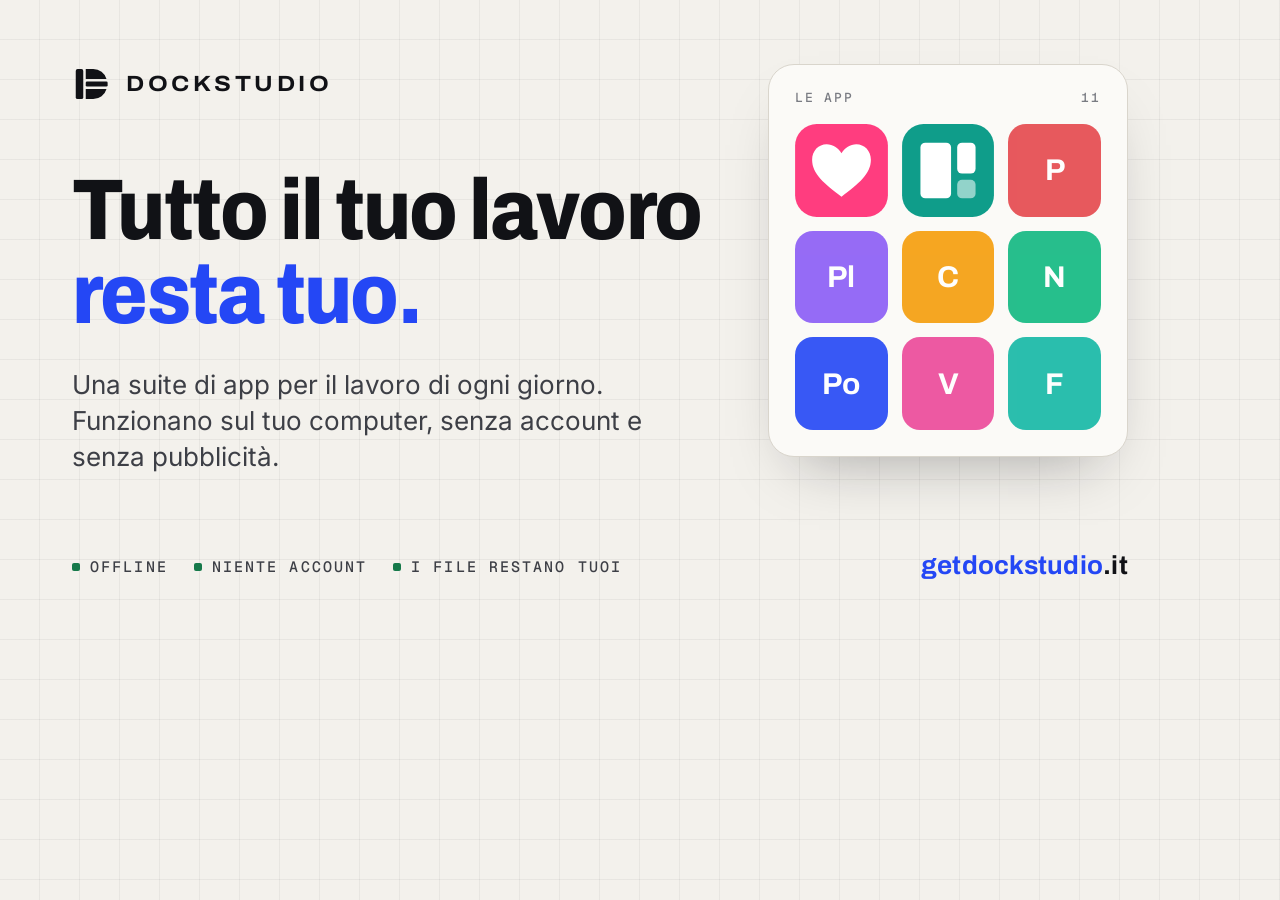
<file: site/og/og-image.html>
<!doctype html>
<!-- Anteprima dei link di getdockstudio.it (1200x630): scripts/make-dockstudio-og.ps1 la fotografa in
     site/public/og-image.png. Colori e caratteri sono quelli del sito (site/public/style.css). -->
<html lang="it">
<head>
<meta charset="utf-8">
<style>
  @font-face { font-family: "Archivo"; src: url("../public/fonts/archivo-latin.woff2") format("woff2"); font-weight: 100 900; font-stretch: 62% 125%; }
  @font-face { font-family: "Inter"; src: url("../public/fonts/inter-latin.woff2") format("woff2"); font-weight: 100 900; }
  @font-face { font-family: "Geist Mono"; src: url("../public/fonts/geist-mono-latin.woff2") format("woff2"); font-weight: 100 900; }
  * { box-sizing: border-box; margin: 0; }
  html, body { width: 1200px; height: 630px; overflow: hidden; }
  body {
    background: #F3F1EC; color: #111216; font-family: "Inter", sans-serif; position: relative;
    background-image: linear-gradient(rgba(17,18,22,.05) 1px, transparent 1px), linear-gradient(90deg, rgba(17,18,22,.05) 1px, transparent 1px);
    background-size: 40px 40px; background-position: -1px -1px;
  }
  .left { position: absolute; left: 72px; top: 64px; width: 640px; }
  .wordmark { display: flex; align-items: center; gap: 14px; font: 700 22px/1 "Archivo"; font-stretch: 112%; letter-spacing: .16em; }
  .wordmark svg { width: 40px; height: 40px; }
  h1 { margin-top: 64px; font: 800 86px/.98 "Archivo"; font-stretch: 88%; letter-spacing: -.02em; }
  h1 em { font-style: normal; color: #2447F5; }
  p { margin-top: 30px; font-size: 26px; line-height: 1.4; color: #3D3F46; max-width: 600px; }
  .facts { position: absolute; left: 72px; bottom: 56px; display: flex; gap: 26px; font: 500 15px/1 "Geist Mono"; letter-spacing: .14em; text-transform: uppercase; color: #3D3F46; }
  .facts span::before { content: ""; display: inline-block; width: 8px; height: 8px; border-radius: 2px; background: #16794A; margin-right: 10px; vertical-align: 1px; }
  .dock { position: absolute; right: 72px; top: 64px; width: 360px; padding: 26px; border-radius: 26px;
    background: #FBFAF7; border: 1px solid #D9D5CC; box-shadow: 0 30px 60px -30px rgba(17,18,22,.35); }
  .dock .mono { font: 500 13px/1 "Geist Mono"; letter-spacing: .14em; text-transform: uppercase; color: #7A7C83; display: flex; justify-content: space-between; }
  .grid { margin-top: 20px; display: grid; grid-template-columns: repeat(3, 1fr); gap: 14px; }
  .tile { aspect-ratio: 1; border-radius: 18px; display: grid; place-items: center; color: #fff; font: 700 30px/1 "Archivo"; font-stretch: 100%; position: relative; }
  .tile.soon { opacity: .9; }
  .tile.on::after { content: ""; position: absolute; right: 8px; top: 8px; width: 10px; height: 10px; border-radius: 50%; background: #fff; box-shadow: 0 0 0 3px rgba(255,255,255,.35); }
  .tile.logo { background: none !important; }
  /* Il logo ha 1/32 di margine attorno al riquadro: lo allargo per farlo combaciare con le altre caselle. */
  .tile.logo img { position: absolute; inset: -3.34%; width: 106.67%; height: 106.67%; }
  .url { position: absolute; right: 72px; bottom: 52px; font: 700 26px/1 "Archivo"; font-stretch: 100%; letter-spacing: .01em; }
  .url b { color: #2447F5; font-weight: 700; }
</style>
</head>
<body>
  <div class="left">
    <div class="wordmark">
      <svg viewBox="0 0 64 64" fill="#111216"><rect x="6" y="8" width="12" height="48" rx="3"/><path d="M22 8h12a22 22 0 0 1 21.2 16H22z"/><rect x="22" y="28" width="35" height="8" rx="2"/><path d="M22 40h33.2A22 22 0 0 1 34 56H22z"/></svg>
      DOCKSTUDIO
    </div>
    <h1>Tutto il tuo lavoro <em>resta tuo.</em></h1>
    <p>Una suite di app per il lavoro di ogni giorno. Funzionano sul tuo computer, senza account e senza pubblicità.</p>
  </div>
  <div class="facts"><span>Offline</span><span>Niente account</span><span>I file restano tuoi</span></div>

  <div class="dock">
    <div class="mono"><span>Le app</span><span>11</span></div>
    <div class="grid" id="grid"></div>
  </div>
  <div class="url"><b>getdockstudio</b>.it</div>

<script>
  // Le prime nove app del sito (site/data/apps.mjs): quelle già uscite con il loro logo.
  const apps = [
    ['#FF3D7F', 'S', 'screenlove'], ['#0F9D8A', 'Sp', 'dockspace'], ['#E5484D', 'P'], ['#8B5CF6', 'Pl'], ['#F59E0B', 'C'],
    ['#10B981', 'N'], ['#2447F5', 'Po'], ['#EC4899', 'V'], ['#14B8A6', 'F'],
  ];
  document.getElementById('grid').innerHTML = apps.map(([c, l, logo]) => logo
    ? `<div class="tile logo"><img src="../public/apps/${logo}/logo.svg" alt=""></div>`
    : `<div class="tile soon" style="background:${c}">${l}</div>`).join('');
</script>
</body>
</html>
</file>
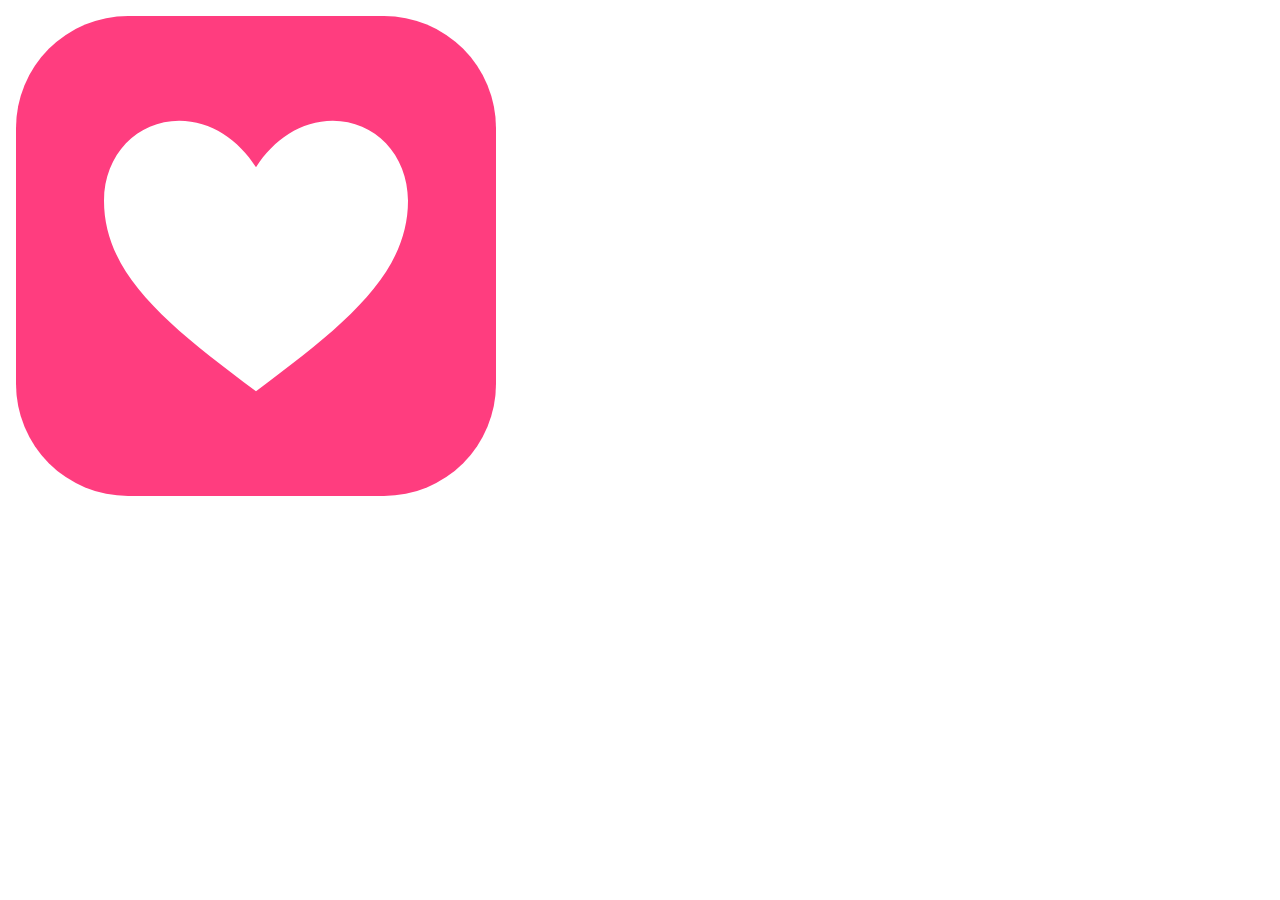
<file: web/og/icon.html>
<!doctype html>
<!-- Icone del sito, disegnate a 512x512. Si rigenerano con scripts/make-site-images.ps1.
     ?v=rounded  quadrato arrotondato su fondo trasparente (come favicon.svg): favicon.ico, icon-192/512
     ?v=full     fondo pieno fino ai bordi (iOS arrotonda da sé): apple-touch-icon
     ?v=maskable fondo pieno, cuore dentro l'area sicura di Android: icon-maskable-512 -->
<html lang="it">
<head>
<meta charset="utf-8">
<style>
  html, body { margin: 0; width: 512px; height: 512px; overflow: hidden; background: transparent; }
  svg { display: block; width: 512px; height: 512px; }
</style>
</head>
<body>
<svg id="icon" xmlns="http://www.w3.org/2000/svg" viewBox="0 0 32 32"></svg>
<script>
  const v = new URLSearchParams(location.search).get('v') || 'rounded';
  const heart = 'M16 25.5 C 10.5 21.4 6.5 18.2 6.5 13.6 C 6.5 10.7 8.6 8.6 11.2 8.6 C 13.2 8.6 14.9 9.8 16 11.5 C 17.1 9.8 18.8 8.6 20.8 8.6 C 23.4 8.6 25.5 10.7 25.5 13.6 C 25.5 18.2 21.5 21.4 16 25.5 Z';
  const bg = v === 'rounded'
    ? '<rect x="1" y="1" width="30" height="30" rx="7" fill="#FF3D7F"/>'
    : '<rect width="32" height="32" fill="#FF3D7F"/>';
  // cuore centrato (il tracciato va da y 8.6 a 25.5, come in favicon.svg): più piccolo nella versione maskable
  const scale = v === 'maskable' ? 0.78 : v === 'full' ? 0.92 : 1;
  const dy = 16 - (8.6 + 25.5) / 2;  // come favicon.svg
  document.getElementById('icon').innerHTML = bg +
    `<g transform="translate(16 16) scale(${scale}) translate(-16 ${-16 + dy})"><path d="${heart}" fill="#fff"/></g>`;
</script>
</body>
</html>
</file>
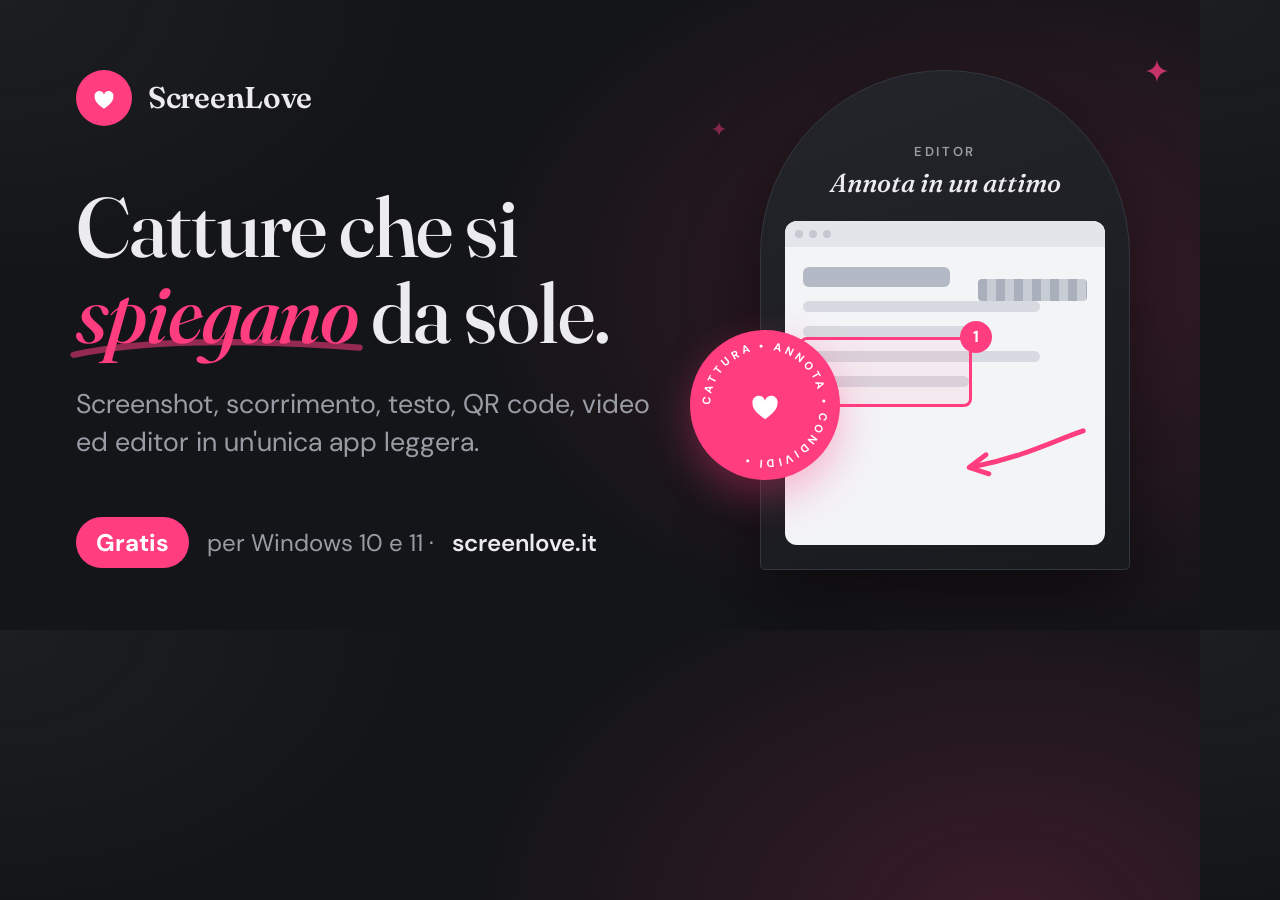
<file: web/og/og-image.html>
<!doctype html>
<!-- Immagine di anteprima per i social (1200x630). Si rigenera con scripts/make-site-images.ps1
     e finisce in web/public/og-image.png. -->
<html lang="it">
<head>
<meta charset="utf-8">
<style>
  @font-face { font-family: "Fraunces"; font-style: normal; font-weight: 400 700; src: url(../public/fonts/fraunces.woff2) format("woff2"); }
  @font-face { font-family: "Fraunces"; font-style: italic; font-weight: 400 700; src: url(../public/fonts/fraunces-italic.woff2) format("woff2"); }
  @font-face { font-family: "DM Sans"; font-style: normal; font-weight: 400 700; src: url(../public/fonts/dm-sans.woff2) format("woff2"); }
  :root { --bg: #141518; --panel: #1E1F24; --line: #33363E; --fg: #ECECEF; --muted: #9A9CA5; --accent: #FF3D7F; }
  * { box-sizing: border-box; }
  html, body { margin: 0; width: 1200px; height: 630px; overflow: hidden; }
  body { position: relative; color: var(--fg); font-family: "DM Sans", "Segoe UI", sans-serif;
    background: radial-gradient(760px 520px at 84% 46%, rgba(255,61,127,.16), transparent 70%),
                radial-gradient(600px 400px at 0% 0%, rgba(255,255,255,.04), transparent 70%), var(--bg); }

  .left { position: absolute; left: 76px; top: 70px; width: 610px; }
  .brand { display: flex; align-items: center; gap: 16px; font: 600 30px/1 "Fraunces", serif; letter-spacing: -.01em; }
  .brand .logo { width: 56px; height: 56px; border-radius: 50%; background: var(--accent); display: grid; place-items: center; }
  .brand .logo svg { width: 30px; height: 30px; }
  h1 { font: 500 84px/1.02 "Fraunces", serif; letter-spacing: -.015em; margin: 58px 0 30px; }
  h1 .swash { position: relative; display: inline-block; font-style: italic; color: var(--accent); }
  h1 .swash svg { position: absolute; left: -2%; bottom: -.08em; width: 104%; height: .32em; }
  p { margin: 0; color: var(--muted); font-size: 27px; line-height: 1.4; }
  .foot { position: absolute; left: 76px; bottom: 62px; display: flex; align-items: center; gap: 18px; font-size: 24px; color: var(--muted); }
  .foot b { color: var(--fg); font-weight: 600; }
  .foot .pill { padding: 10px 20px; border-radius: 999px; background: var(--accent); color: #fff; font-weight: 700; }

  .arch { position: absolute; left: 760px; top: 70px; width: 370px; height: 500px; border-radius: 999px 999px 26px 26px; overflow: hidden;
    background: linear-gradient(160deg, #23252B, #191A1E); border: 1px solid var(--line); box-shadow: 0 30px 70px rgba(0,0,0,.5); }
  .arch .label { position: absolute; top: 74px; left: 0; right: 0; text-align: center; font: italic 500 26px/1 "Fraunces", serif; }
  .arch .label small { display: block; font: 600 13px/1 "DM Sans", sans-serif; letter-spacing: .2em; color: var(--muted); margin-bottom: 12px; font-style: normal; text-transform: uppercase; }
  .screen { position: absolute; inset: 150px 24px 24px; background: #F3F4F6; border-radius: 12px; overflow: hidden; }
  .screen .bar { height: 26px; background: #E3E5EA; display: flex; gap: 6px; align-items: center; padding: 0 10px; }
  .screen .bar i { width: 8px; height: 8px; border-radius: 50%; background: #C5C9D1; }
  .screen .ln { height: 11px; border-radius: 6px; background: #D7DAE0; margin: 14px 18px 0; }
  .screen .ln.t { height: 20px; width: 46%; background: #B4BAC5; margin-top: 20px; }
  .screen .ln.m { width: 74%; } .screen .ln.s { width: 52%; }
  .screen .blur { position: absolute; right: 18px; top: 58px; width: 34%; height: 22px; border-radius: 4px; background: repeating-linear-gradient(90deg,#A9B0BC 0 9px,#C7CCD5 9px 18px); }
  .screen .box { position: absolute; left: 14px; top: 116px; width: 54%; height: 70px; border: 3px solid var(--accent); border-radius: 8px; background: rgba(255,61,127,.06); }
  .screen .num { position: absolute; left: calc(54% + 2px); top: 100px; width: 32px; height: 32px; border-radius: 50%; background: var(--accent); color: #fff; font: 700 16px/32px "DM Sans", sans-serif; text-align: center; }
  .screen svg.arrow { position: absolute; right: 5%; top: 196px; width: 44%; height: 70px; }

  .badge { position: absolute; left: 690px; top: 330px; width: 150px; height: 150px; border-radius: 50%; background: var(--accent); box-shadow: 0 16px 40px rgba(255,61,127,.35); }
  .badge svg.ring { position: absolute; inset: 0; width: 100%; height: 100%; }
  .badge .heart { position: absolute; inset: 0; display: grid; place-items: center; }
  .badge .heart svg { width: 40px; height: 40px; }
  .spark { position: absolute; color: var(--accent); opacity: .75; }
</style>
</head>
<body>
  <div class="left">
    <div class="brand"><span class="logo"><svg viewBox="0 0 24 24"><path d="M12 20.5C6.6 16.7 4.5 14 4.5 10.9a3.7 3.7 0 0 1 7.5-1.4 3.7 3.7 0 0 1 7.5 1.4c0 3.1-2.1 5.8-7.5 9.6Z" fill="#fff"/></svg></span>ScreenLove</div>
    <h1>Catture che si
      <span class="swash">spiegano<svg viewBox="0 0 300 30" preserveAspectRatio="none"><path d="M4 22 C 70 6, 170 4, 296 14" fill="none" stroke="#FF3D7F" stroke-opacity=".55" stroke-width="7" stroke-linecap="round"/></svg></span>
      da sole.</h1>
    <p>Screenshot, scorrimento, testo, QR code, video ed editor in un'unica app leggera.</p>
  </div>
  <div class="foot"><span class="pill">Gratis</span> per Windows 10 e 11 · <b>screenlove.it</b></div>

  <div class="arch">
    <div class="label"><small>Editor</small>Annota in un attimo</div>
    <div class="screen">
      <div class="bar"><i></i><i></i><i></i></div>
      <div class="ln t"></div><div class="ln m"></div><div class="ln s"></div><div class="ln m"></div><div class="ln s"></div>
      <div class="blur"></div>
      <div class="box"></div>
      <div class="num">1</div>
      <svg class="arrow" viewBox="0 0 200 76" fill="none"><path d="M192 8C150 22 110 44 40 58" stroke="#FF3D7F" stroke-width="7" stroke-linecap="round"/><path d="M54 42 30 60l28 9" stroke="#FF3D7F" stroke-width="7" stroke-linecap="round" stroke-linejoin="round"/></svg>
    </div>
  </div>

  <div class="badge">
    <svg class="ring" viewBox="0 0 150 150">
      <defs><path id="circle" d="M75 75m-55 0a55 55 0 1 1 110 0a55 55 0 1 1-110 0"/></defs>
      <text font-family="DM Sans, Segoe UI, sans-serif" font-size="11.2" font-weight="700" letter-spacing="3.2" fill="#fff"><textPath href="#circle">CATTURA • ANNOTA • CONDIVIDI • </textPath></text>
    </svg>
    <div class="heart"><svg viewBox="0 0 24 24"><path d="M12 20.5C6.6 16.7 4.5 14 4.5 10.9a3.7 3.7 0 0 1 7.5-1.4 3.7 3.7 0 0 1 7.5 1.4c0 3.1-2.1 5.8-7.5 9.6Z" fill="#fff"/></svg></div>
  </div>

  <span class="spark" style="left:1146px;top:60px;width:22px;height:22px"><svg viewBox="0 0 24 24"><path d="M12 0c1 7 5 11 12 12-7 1-11 5-12 12-1-7-5-11-12-12 7-1 11-5 12-12Z" fill="currentColor"/></svg></span>
  <span class="spark" style="left:712px;top:120px;width:14px;height:14px;opacity:.45"><svg viewBox="0 0 24 24"><path d="M12 0c1 7 5 11 12 12-7 1-11 5-12 12-1-7-5-11-12-12 7-1 11-5 12-12Z" fill="currentColor"/></svg></span>
</body>
</html>
</file>
